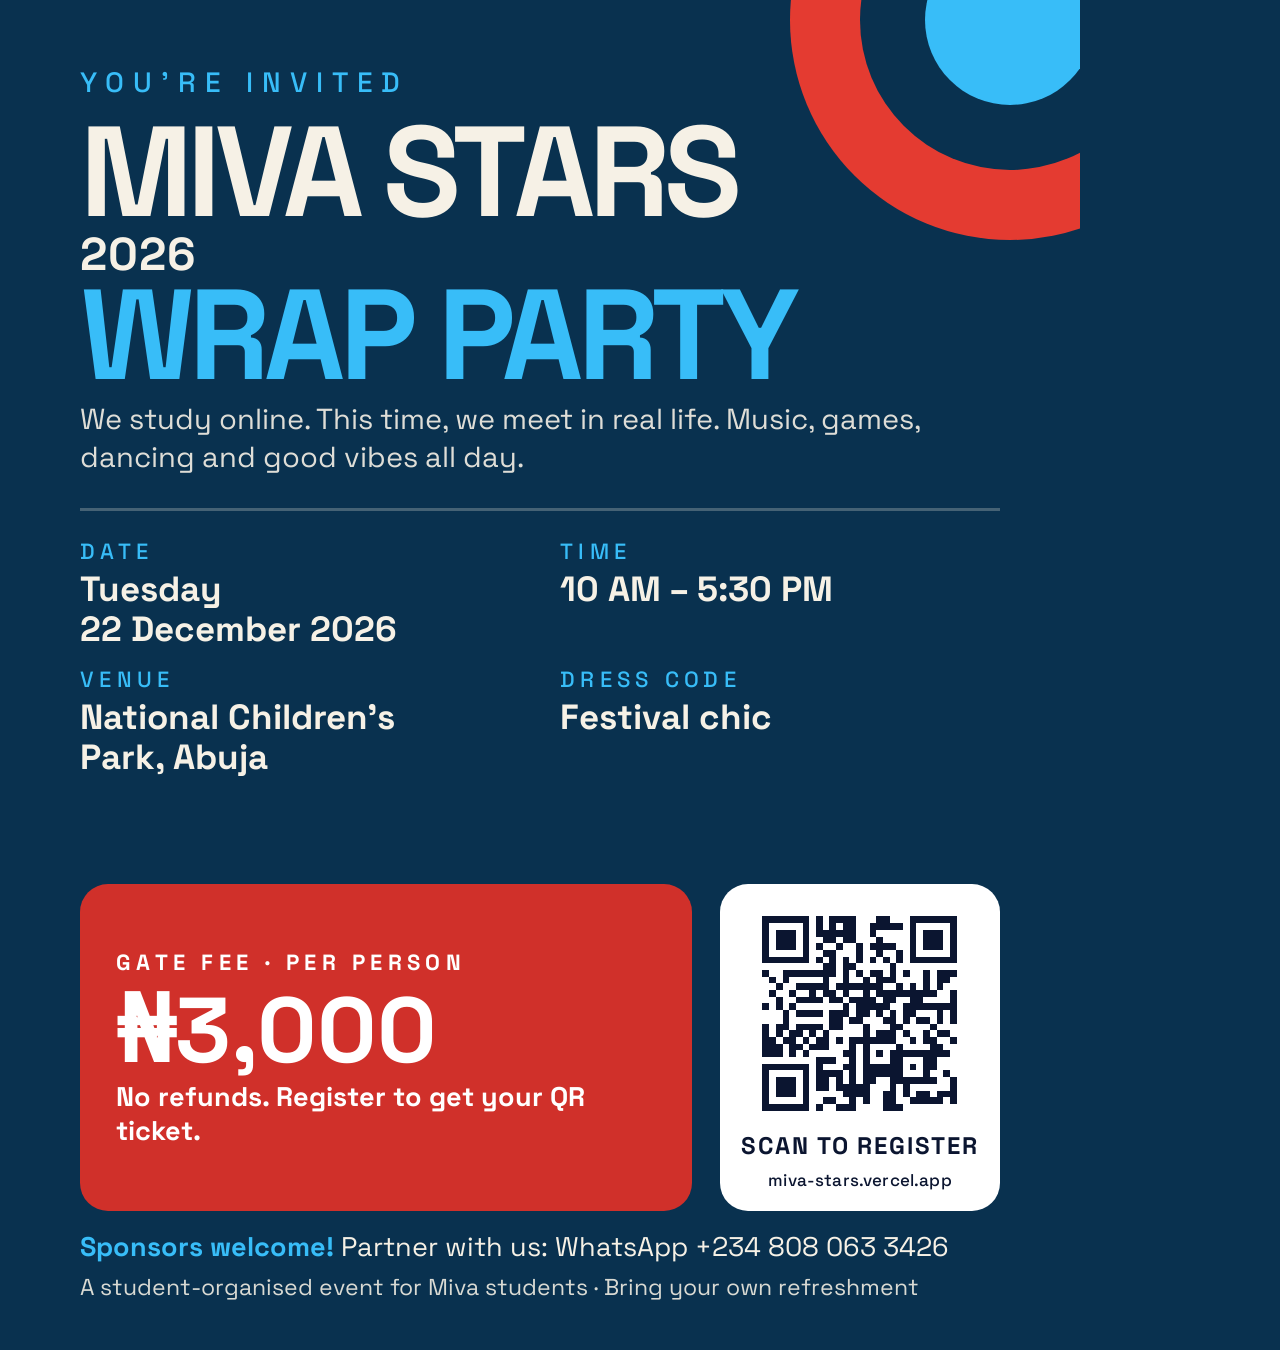
<file: flyer/flyer.html>
<!DOCTYPE html>
<!-- Miva Stars 2026 Wrap Party flyer, 1080 x 1350 (WhatsApp / Instagram portrait).
     Rendered to PNG by scripts/render-flyer.mjs. Edit the text here, then re-run. -->
<html lang="en">
<head>
<meta charset="utf-8">
<title>Miva Stars 2026 Wrap Party flyer</title>
<style>
@font-face{font-family:'Space Grotesk';font-weight:400;src:url(fonts/space-grotesk-latin-400-normal.woff2) format('woff2')}
@font-face{font-family:'Space Grotesk';font-weight:500;src:url(fonts/space-grotesk-latin-500-normal.woff2) format('woff2')}
@font-face{font-family:'Space Grotesk';font-weight:700;src:url(fonts/space-grotesk-latin-700-normal.woff2) format('woff2')}
:root{--bg:#09314F;--deep:#06233A;--accent:#38BDF8;--red:#E43B31;--red-btn:#D0302A;--cream:#F6F1E6;--ink:#0B1530}
*{box-sizing:border-box;margin:0}
html,body{width:1080px;height:1350px;overflow:hidden}
body{background:var(--bg);color:var(--cream);font-family:'Space Grotesk',sans-serif;position:relative}
.ring{position:absolute;border-radius:50%}
.r1{right:-150px;top:-200px;width:440px;height:440px;background:var(--red)}
.r2{right:-80px;top:-130px;width:300px;height:300px;background:var(--bg)}
.r3{right:-15px;top:-65px;width:170px;height:170px;background:var(--accent)}
.page{position:absolute;inset:0;padding:64px 80px 48px;display:flex;flex-direction:column}
.eyebrow{font-size:28px;font-weight:500;letter-spacing:.32em;text-transform:uppercase;color:var(--accent)}
h1 small{display:block;font-size:.36em;letter-spacing:.02em;line-height:1;margin:.12em 0 .08em;color:var(--cream)}
h1{font-size:128px;line-height:.84;letter-spacing:-.045em;text-transform:uppercase;margin-top:18px;font-weight:700}
h1 span{display:block;color:var(--accent)}
.sub{font-size:56px;font-weight:700;text-transform:uppercase;letter-spacing:.01em;margin-top:22px}
.tag{font-size:29px;margin-top:12px;color:rgba(246,241,230,.9);max-width:880px;line-height:1.3}
.facts{margin-top:32px;display:grid;grid-template-columns:1fr 1fr;gap:16px 40px;border-top:3px solid rgba(246,241,230,.25);padding-top:26px}
.facts dt{font-size:22px;letter-spacing:.24em;text-transform:uppercase;color:var(--accent);font-weight:500}
.facts dd{font-size:35px;font-weight:700;line-height:1.15;margin-top:4px}
.bottom{margin-top:auto;padding-top:28px;display:flex;gap:28px;align-items:stretch}
.ticket{flex:1;display:flex;flex-direction:column;justify-content:center;background:var(--red-btn);color:#fff;border-radius:28px;padding:30px 36px}
.ticket .k{font-size:22px;letter-spacing:.24em;text-transform:uppercase;font-weight:700}
.ticket .price{font-size:92px;font-weight:700;line-height:1;margin:8px 0 4px}
.ticket .note{font-size:27px;font-weight:700;line-height:1.25}
.qr{width:280px;background:#fff;color:var(--ink);border-radius:28px;padding:20px;display:flex;flex-direction:column;align-items:center;justify-content:center;gap:8px}
.qr canvas{width:220px;height:220px;image-rendering:pixelated}
.qr b{font-size:24px;text-transform:uppercase;letter-spacing:.08em;text-align:center;line-height:1.2}
.sponsor{margin-top:18px;font-size:27px;color:var(--cream)}
.sponsor b{color:var(--accent)}
.foot{margin-top:8px;font-size:23px;color:rgba(246,241,230,.88)}
.qr .url{font-size:17px;font-weight:500;color:var(--ink);letter-spacing:.01em}
</style>
</head>
<body>
<div class="ring r1"></div><div class="ring r2"></div><div class="ring r3"></div>
<div class="page">
  <p class="eyebrow">You're invited</p>
  <h1>Miva Stars <small>2026</small> <span>Wrap Party</span></h1>
  <p class="tag">We study online. This time, we meet in real life. Music, games, dancing and good vibes all day.</p>
  <dl class="facts">
    <div><dt>Date</dt><dd>Tuesday<br>22 December 2026</dd></div>
    <div><dt>Time</dt><dd>10 AM &ndash; 5:30 PM</dd></div>
    <div><dt>Venue</dt><dd>National Children's<br>Park, Abuja</dd></div>
    <div><dt>Dress code</dt><dd>Festival chic</dd></div>
  </dl>
  <div class="bottom">
    <div class="ticket">
      <p class="k">Gate fee &middot; per person</p>
      <p class="price">&#8358;3,000</p>
      <p class="note">No refunds. Register to get your QR ticket.</p>
    </div>
    <div class="qr"><canvas id="qr" width="230" height="230" role="img" aria-label="QR code to the registration page"></canvas><b>Scan to register</b><span class="url" id="url"></span></div>
  </div>
  <p class="sponsor"><b>Sponsors welcome!</b> Partner with us: WhatsApp +234 808 063 3426</p>
  <div class="foot">
    A student-organised event for Miva students &middot; Bring your own refreshment
  </div>
</div>
<script src="../site/vendor/qrcode.js"></script>
<script>
  // Registration link (can be overridden: flyer.html?url=https://...)
  var url = new URLSearchParams(location.search).get('url') || 'https://miva-stars.vercel.app/#register';
  document.getElementById('url').textContent = url.replace(/^https:\/\//, '').replace(/\/#register$/, '');
  var qr = qrcode(0, 'M'); qr.addData(url); qr.make();
  var n = qr.getModuleCount(), c = document.getElementById('qr'), g = c.getContext('2d');
  var cell = Math.floor(230 / (n + 2)), off = Math.floor((230 - cell * n) / 2);
  g.fillStyle = '#fff'; g.fillRect(0, 0, 230, 230); g.fillStyle = '#0B1530';
  for (var r = 0; r < n; r++) for (var k = 0; k < n; k++) if (qr.isDark(r, k)) g.fillRect(off + k * cell, off + r * cell, cell, cell);
  document.body.dataset.qr = url;
</script>
</body>
</html>
</file>
